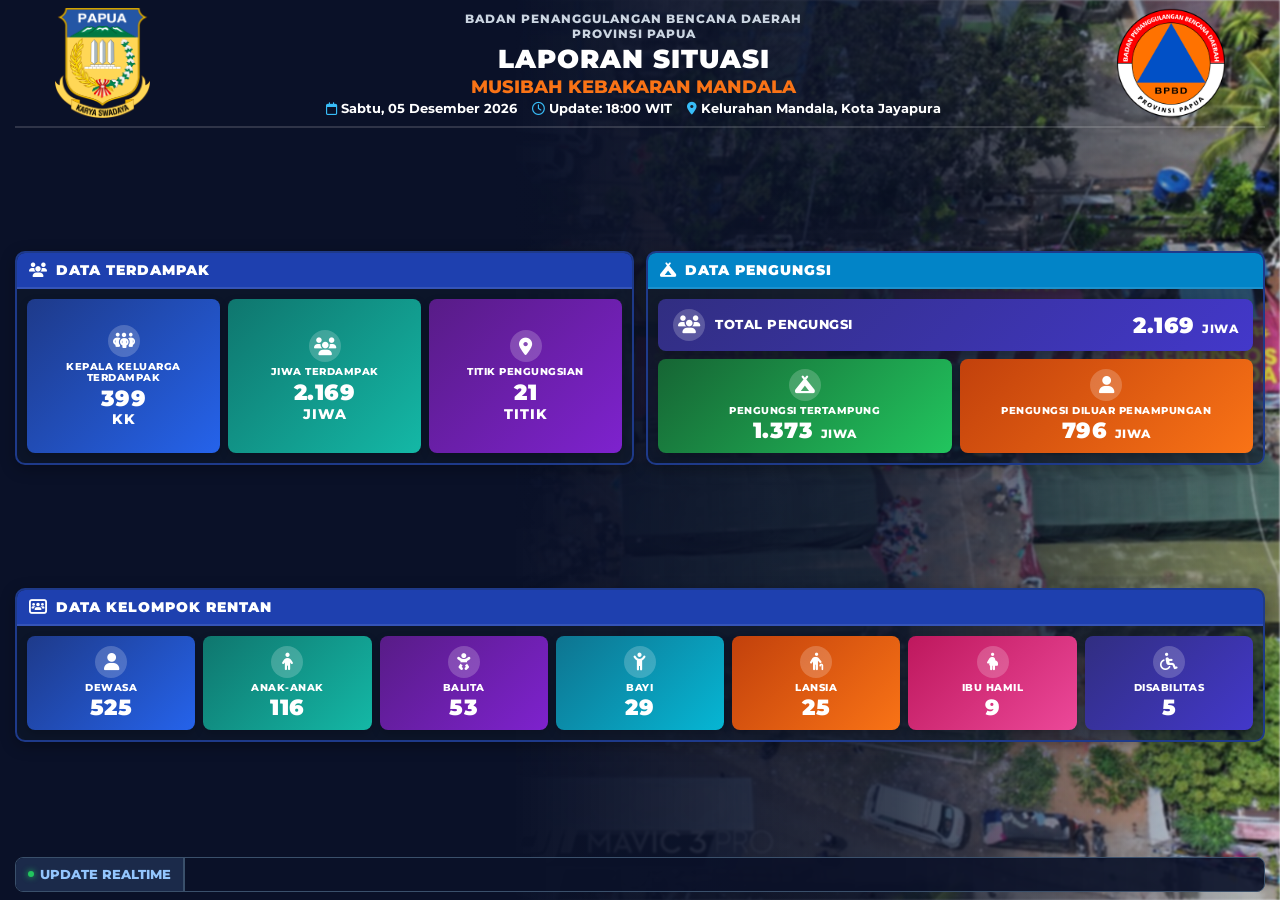
<file: index.html>
<!DOCTYPE html>
<html lang="id">
<head>
    <meta charset="UTF-8">
    <meta name="viewport" content="width=device-width, initial-scale=1.0">
    <title>Laporan Situasi - Musibah Kebakaran Mandala</title>
    <link href="https://fonts.googleapis.com/css2?family=Montserrat:wght@400;600;700;800;900&display=swap" rel="stylesheet">
    <link rel="stylesheet" href="https://cdnjs.cloudflare.com/ajax/libs/font-awesome/6.4.0/css/all.min.css">
    <link rel="stylesheet" href="style.css">
</head>
<body>
    <!-- LAYER 1: GAMBAR BACKGROUND -->
    <!-- (Ganti URL ini dengan foto Anda, misalnya: src="logo/background.jpg") -->
    <img src="bg.jpeg" alt="Background" class="bg-blur-img">

    <!-- LAYER 2: EFEK GELAP TRANSPARAN -->
    <div class="bg-overlay"></div>
    <div class="dashboard-container">
        <!-- HEADER -->
        <div class="header">
            <div class="logo-left">
                <img src="logo/logo_pemprov.jpeg" alt="Logo Pemprov" class="header-logo" style="height: 110px !important;">
            </div>
            <div class="title-center">
                <div class="header-agency">BADAN PENANGGULANGAN BENCANA DAERAH<br>PROVINSI PAPUA</div>
                <h1>LAPORAN SITUASI</h1>
                <h2>MUSIBAH KEBAKARAN MANDALA</h2>
                <div class="meta-info-bar">
                    <span><i class="fa-regular fa-calendar"></i> <span id="header-date">Rabu, 09 September 2026</span></span>
                    <span><i class="fa-regular fa-clock"></i> Update: <span id="header-time">18:00 WIT</span></span>
                    <span><i class="fa-solid fa-location-dot"></i> <span id="header-location">Kelurahan Mandala, Kota Jayapura</span></span>
                </div>
            </div>
            <div class="logo-right">
                <img src="logo/logo_bpbd.png" alt="Logo BPBD" class="header-logo" style="height: 110px !important;">
            </div>
        </div>

        <!-- TOP CONTENT GRID (2 KOLOM) -->
        <div class="dashboard-grid-top">
            <!-- PANEL KIRI: DATA TERDAMPAK -->
            <div class="panel-card">
                <div class="panel-header bg-blue-header">
                    <i class="fa-solid fa-users"></i> DATA TERDAMPAK
                </div>
                <div class="panel-body-grid-3">
                    <div class="sub-card bg-blue-card">
                        <div class="sub-icon"><i class="fa-solid fa-people-group"></i></div>
                        <div class="sub-title">KEPALA KELUARGA TERDAMPAK</div>
                        <div class="sub-value" id="val-kk">399 <span class="unit-block">KK</span></div>
                    </div>
                    <div class="sub-card bg-teal-card">
                        <div class="sub-icon"><i class="fa-solid fa-users"></i></div>
                        <div class="sub-title">JIWA TERDAMPAK</div>
                        <div class="sub-value" id="val-jiwa">2.169 <span class="unit-block">JIWA</span></div>
                    </div>
                    <div class="sub-card bg-purple-card">
                        <div class="sub-icon"><i class="fa-solid fa-location-dot"></i></div>
                        <div class="sub-title">TITIK PENGUNGSIAN</div>
                        <div class="sub-value" id="val-tenda">21 <span class="unit-block">TITIK</span></div>
                    </div>
                </div>
            </div>

            <!-- PANEL KANAN: DATA PENGUNGSI -->
            <div class="panel-card">
                <div class="panel-header bg-cyan-header">
                    <i class="fa-solid fa-campground"></i> DATA PENGUNGSI
                </div>
                <div class="panel-body-stack">
                    <div class="sub-card-full bg-indigo-card">
                        <div class="full-left">
                            <div class="sub-icon"><i class="fa-solid fa-users"></i></div>
                            <div class="sub-title">TOTAL PENGUNGSI</div>
                        </div>
                        <div class="sub-value" id="val-total-pengungsi">2.169 <span class="unit">JIWA</span></div>
                    </div>
                    <div class="panel-body-grid-2">
                        <div class="sub-card bg-green-card">
                            <div class="sub-icon"><i class="fa-solid fa-campground"></i></div>
                            <div class="sub-title">PENGUNGSI TERTAMPUNG</div>
                            <div class="sub-value" id="val-tertampung">1.373 <span class="unit">JIWA</span></div>
                        </div>
                        <div class="sub-card bg-orange-card">
                            <div class="sub-icon"><i class="fa-solid fa-user"></i></div>
                            <div class="sub-title">PENGUNGSI DILUAR PENAMPUNGAN</div>
                            <div class="sub-value" id="val-belum-tertampung">796 <span class="unit">JIWA</span></div>
                        </div>
                    </div>
                </div>
            </div>
        </div>

        <!-- BOTTOM PANEL: DATA KELOMPOK RENTAN (7 KOLOM) -->
        <div class="panel-card">
            <div class="panel-header bg-blue-header">
                <i class="fa-solid fa-users-rectangle"></i> DATA KELOMPOK RENTAN
            </div>
            <div class="panel-body-grid-7">
                <div class="sub-card bg-blue-card">
                    <div class="sub-icon"><i class="fa-solid fa-user"></i></div>
                    <div class="sub-title">DEWASA</div>
                    <div class="sub-value" id="val-dewasa">525</div>
                </div>
                <div class="sub-card bg-teal-card">
                    <div class="sub-icon"><i class="fa-solid fa-child"></i></div>
                    <div class="sub-title">ANAK-ANAK</div>
                    <div class="sub-value" id="val-anak">116</div>
                </div>
                <div class="sub-card bg-purple-card">
                    <div class="sub-icon"><i class="fa-solid fa-baby"></i></div>
                    <div class="sub-title">BALITA</div>
                    <div class="sub-value" id="val-balita">53</div>
                </div>
                <div class="sub-card bg-cyan-card-item">
                    <div class="sub-icon"><i class="fa-solid fa-child-reaching"></i></div>
                    <div class="sub-title">BAYI</div>
                    <div class="sub-value" id="val-bayi">29</div>
                </div>
                <div class="sub-card bg-orange-card">
                    <div class="sub-icon"><i class="fa-solid fa-person-cane"></i></div>
                    <div class="sub-title">LANSIA</div>
                    <div class="sub-value" id="val-lansia">25</div>
                </div>
                <div class="sub-card bg-pink-card">
                    <div class="sub-icon"><i class="fa-solid fa-person-pregnant"></i></div>
                    <div class="sub-title">IBU HAMIL</div>
                    <div class="sub-value" id="val-hamil">9</div>
                </div>
                <div class="sub-card bg-indigo-card">
                    <div class="sub-icon"><i class="fa-solid fa-wheelchair"></i></div>
                    <div class="sub-title">DISABILITAS</div>
                    <div class="sub-value" id="val-disabilitas">5</div>
                </div>
            </div>
        </div>

        <!-- FOOTER RUNNING TEXT -->
        <div class="footer-realtime-container">
            <div class="footer-badge-fixed">
                <span class="dot-pulse"></span> UPDATE REALTIME
            </div>
            <div class="running-text-wrapper">
                <div class="running-text" id="running-text-content">
                    MEMUAT DATA STATUS TERBARU...
                </div>
            </div>
        </div>
    </div>
    <script src="script.js"></script>
</body>
</html>
</file>
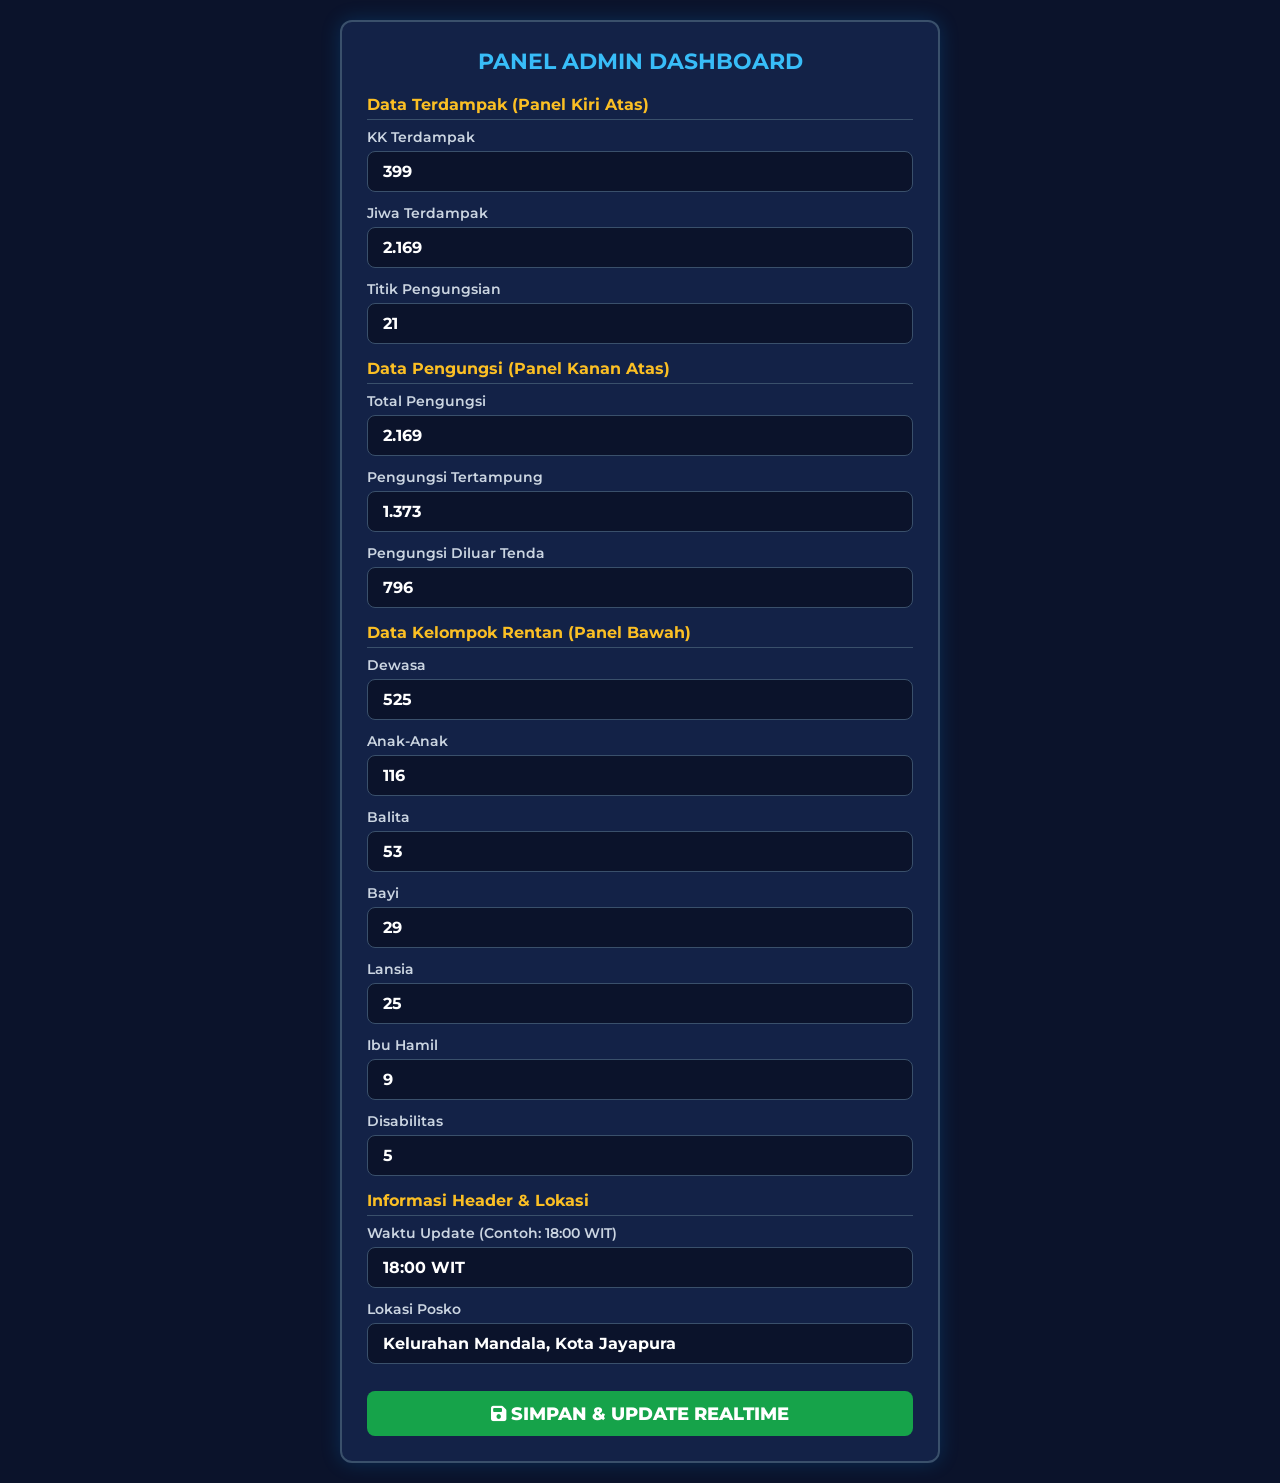
<file: admin.html>
<!DOCTYPE html>
<html lang="id">
<head>
    <meta charset="UTF-8">
    <meta name="viewport" content="width=device-width, initial-scale=1.0">
    <title>Panel Admin - Dashboard Bencana</title>
    <link href="https://fonts.googleapis.com/css2?family=Montserrat:wght@400;600;700;800&display=swap" rel="stylesheet">
    <link rel="stylesheet" href="https://cdnjs.cloudflare.com/ajax/libs/font-awesome/6.4.0/css/all.min.css">
    <style>
        * { box-sizing: border-box; margin: 0; padding: 0; font-family: 'Montserrat', sans-serif; }
        body { background-color: #0b132b; color: #ffffff; padding: 20px; display: flex; justify-content: center; }
        .admin-container { width: 100%; max-width: 600px; background: #132247; border: 2px solid #3a506b; border-radius: 12px; padding: 25px; box-shadow: 0 0 20px rgba(0, 150, 255, 0.2); }
        h1 { font-size: 1.4rem; text-align: center; margin-bottom: 20px; color: #38bdf8; }
        .form-group { margin-bottom: 12px; display: flex; flex-direction: column; gap: 5px; }
        label { font-size: 0.9rem; font-weight: 600; color: #cbd5e1; }
        input { padding: 10px 15px; font-size: 1rem; border-radius: 8px; border: 1px solid #3a506b; background: #0b132b; color: #ffffff; font-weight: 700; }
        input:focus { outline: none; border-color: #38bdf8; }
        .btn-save { width: 100%; padding: 12px; background: #16a34a; color: white; border: none; border-radius: 8px; font-size: 1.1rem; font-weight: 800; cursor: pointer; margin-top: 15px; }
        .btn-save:hover { background: #15803d; }
        .alert-success { background: rgba(22, 163, 74, 0.2); border: 1px solid #16a34a; color: #4ade80; padding: 10px; border-radius: 6px; text-align: center; margin-bottom: 15px; display: none; font-weight: 600; }
        .section-title { font-size: 1rem; color: #fbbf24; margin: 15px 0 8px 0; border-bottom: 1px solid #3a506b; padding-bottom: 5px; font-weight: 700; }
    </style>
</head>
<body>
    <div class="admin-container">
        <h1>PANEL ADMIN DASHBOARD</h1>
        <div id="alert" class="alert-success">Data berhasil diperbarui ke proyektor!</div>
        <form id="admin-form">
            <div class="section-title">Data Terdampak (Panel Kiri Atas)</div>
            <div class="form-group"><label>KK Terdampak</label><input type="text" id="input-kk" required></div>
            <div class="form-group"><label>Jiwa Terdampak</label><input type="text" id="input-jiwa" required></div>
            <div class="form-group"><label>Titik Pengungsian</label><input type="text" id="input-tenda" required></div>

            <div class="section-title">Data Pengungsi (Panel Kanan Atas)</div>
            <div class="form-group"><label>Total Pengungsi</label><input type="text" id="input-total-pengungsi" required></div>
            <div class="form-group"><label>Pengungsi Tertampung</label><input type="text" id="input-tertampung" required></div>
            <div class="form-group"><label>Pengungsi Diluar Tenda</label><input type="text" id="input-belum-tertampung" required></div>

            <div class="section-title">Data Kelompok Rentan (Panel Bawah)</div>
            <div class="form-group"><label>Dewasa</label><input type="number" id="input-dewasa" required></div>
            <div class="form-group"><label>Anak-Anak</label><input type="number" id="input-anak" required></div>
            <div class="form-group"><label>Balita</label><input type="number" id="input-balita" required></div>
            <div class="form-group"><label>Bayi</label><input type="number" id="input-bayi" required></div>
            <div class="form-group"><label>Lansia</label><input type="number" id="input-lansia" required></div>
            <div class="form-group"><label>Ibu Hamil</label><input type="number" id="input-hamil" required></div>
            <div class="form-group"><label>Disabilitas</label><input type="number" id="input-disabilitas" required></div>

            <div class="section-title">Informasi Header & Lokasi</div>
            <div class="form-group"><label>Waktu Update (Contoh: 18:00 WIT)</label><input type="text" id="input-time" required></div>
            <div class="form-group"><label>Lokasi Posko</label><input type="text" id="input-location" required></div>

            <button type="submit" class="btn-save"><i class="fa-solid fa-floppy-disk"></i> SIMPAN & UPDATE REALTIME</button>
        </form>
    </div>

    <script>
        window.addEventListener('DOMContentLoaded', () => {
            const savedData = localStorage.getItem('bencana_image_layout_data');
            if (savedData) {
                const data = JSON.parse(savedData);
                document.getElementById('input-kk').value = data.kk ?? '399';
                document.getElementById('input-jiwa').value = data.jiwa ?? '2.169';
                document.getElementById('input-tenda').value = data.tenda ?? '21';
                document.getElementById('input-total-pengungsi').value = data.totalPengungsi ?? '2.169';
                document.getElementById('input-tertampung').value = data.tertampung ?? '1.373';
                document.getElementById('input-belum-tertampung').value = data.belumTertampung ?? '796';
                document.getElementById('input-dewasa').value = data.dewasa ?? '525';
                document.getElementById('input-anak').value = data.anak ?? '116';
                document.getElementById('input-balita').value = data.balita ?? '53';
                document.getElementById('input-bayi').value = data.bayi ?? '29';
                document.getElementById('input-lansia').value = data.lansia ?? '25';
                document.getElementById('input-hamil').value = data.hamil ?? '9';
                document.getElementById('input-disabilitas').value = data.disabilitas ?? '5';
                document.getElementById('input-time').value = data.time ?? '18:00 WIT';
                document.getElementById('input-location').value = data.location ?? 'Kelurahan Mandala, Kota Jayapura';
            } else {
                document.getElementById('input-kk').value = '399';
                document.getElementById('input-jiwa').value = '2.169';
                document.getElementById('input-tenda').value = '21';
                document.getElementById('input-total-pengungsi').value = '2.169';
                document.getElementById('input-tertampung').value = '1.373';
                document.getElementById('input-belum-tertampung').value = '796';
                document.getElementById('input-dewasa').value = '525';
                document.getElementById('input-anak').value = '116';
                document.getElementById('input-balita').value = '53';
                document.getElementById('input-bayi').value = '29';
                document.getElementById('input-lansia').value = '25';
                document.getElementById('input-hamil').value = '9';
                document.getElementById('input-disabilitas').value = '5';
                document.getElementById('input-time').value = '18:00 WIT';
                document.getElementById('input-location').value = 'Kelurahan Mandala, Kota Jayapura';
            }
        });

        document.getElementById('admin-form').addEventListener('submit', function(e) {
            e.preventDefault();
            const newData = {
                kk: document.getElementById('input-kk').value,
                jiwa: document.getElementById('input-jiwa').value,
                tenda: document.getElementById('input-tenda').value,
                totalPengungsi: document.getElementById('input-total-pengungsi').value,
                tertampung: document.getElementById('input-tertampung').value,
                belumTertampung: document.getElementById('input-belum-tertampung').value,
                dewasa: document.getElementById('input-dewasa').value,
                anak: document.getElementById('input-anak').value,
                balita: document.getElementById('input-balita').value,
                bayi: document.getElementById('input-bayi').value,
                lansia: document.getElementById('input-lansia').value,
                hamil: document.getElementById('input-hamil').value,
                disabilitas: document.getElementById('input-disabilitas').value,
                time: document.getElementById('input-time').value,
                location: document.getElementById('input-location').value
            };

            localStorage.setItem('bencana_image_layout_data', JSON.stringify(newData));

            const alertBox = document.getElementById('alert');
            alertBox.style.display = 'block';
            setTimeout(() => { alertBox.style.display = 'none'; }, 3000);
        });
    </script>
</body>
</html>
</file>
<file: style.css>
* { box-sizing: border-box; margin: 0; padding: 0; font-family: 'Montserrat', sans-serif; }

body {
    margin: 0;
    width: 100vw;
    height: 100vh;
    padding: 0; /* Menghilangkan sisa jarak di pinggir layar */
    overflow: hidden;
    display: flex;
    justify-content: center;
    align-items: center;
    color: #ffffff; 
    position: relative;
}

/* --- LAYER 1: GAMBAR BACKGROUND FULL LAYAR --- */
.bg-blur-img {
    position: fixed;
    top: 0;
    left: 0;
    width: 100vw;
    height: 100vh;
    object-fit: cover;
    filter: blur(1px);
    z-index: 1; 
}

/* --- LAYER 2: OVERLAY GRADASI PEKAT DI KIRI, PUDAR DI KANAN --- */
body::after {
    content: '';
    position: absolute;
    top: 0;
    left: 0;
    width: 100vw;
    height: 100vh;
    background: linear-gradient(90deg, rgba(10, 17, 40, 1) 0%, rgba(10, 17, 40, 1) 40%, rgba(10, 17, 40, 0.8) 70%, rgba(10, 17, 40, 0.1) 100%);
    z-index: 2;
    pointer-events: none;
}

/* --- LAYER 3: BUNGKUS UTAMA (FULL 100% LAYAR TANPA JARAK) --- */
.dashboard-container {
    position: relative;
    z-index: 10;
    width: 100vw;
    height: 100vh;
    background: transparent; 
    border: none; 
    border-radius: 0; /* Menghilangkan sudut melengkung agar pas di ujung monitor/proyektor */
    padding: 8px 15px; /* Padding tipis agar konten tidak terlalu menempel ke tepi layar */
    display: flex;
    flex-direction: column;
    justify-content: space-between;
    color: #ffffff;
}

/* --- HEADER --- */
.header {
    display: flex;
    justify-content: space-between;
    align-items: center;
    border-bottom: 2px solid rgba(255, 255, 255, 0.15);
    padding-bottom: 8px;
    margin-bottom: 8px;
}
/* ... (SISA KODE CSS KE BAWAH TETAP SAMA SEPERTI SEBELUMNYA) ... */
.title-center {
    text-align: center;
    flex-grow: 1;
    display: flex;
    flex-direction: column;
    align-items: center;
}
.header-agency {
    font-size: 0.75rem;
    font-weight: 800;
    letter-spacing: 1px;
    color: #cbd5e1;
    margin-bottom: 2px;
    text-transform: uppercase;
}
.title-center h1 {
    font-size: 1.6rem;
    font-weight: 900;
    letter-spacing: 1px;
    color: #ffffff;
    margin-bottom: 2px;
}
.title-center h2 {
    font-size: 1.1rem;
    font-weight: 800;
    color: #f97316;
    margin-bottom: 4px;
}
.meta-info-bar {
    display: flex;
    justify-content: center;
    align-items: center;
    gap: 15px;
    font-size: 0.8rem;
    color: #ffffff;
    font-weight: 700;
}
.meta-info-bar i { color: #38bdf8; }

.logo-left {
    display: flex;
    align-items: center;
    margin-left: 40px;
}
.logo-right {
    display: flex;
    align-items: center;
    margin-right: 40px;
}

/* --- PANEL GRID --- */
.dashboard-grid-top {
    display: grid;
    grid-template-columns: 1fr 1fr;
    gap: 12px;
    margin-bottom: 8px;
    align-items: stretch;
}
.panel-card {
    background: rgba(15, 23, 42, 0.65); /* Isi panel sedikit transparan */
    border: 2px solid #1e3a8a;
    border-radius: 10px;
    overflow: hidden;
    display: flex;
    flex-direction: column;
    box-shadow: 0 4px 15px rgba(0,0,0,0.3);
}
.panel-header {
    padding: 8px 12px;
    font-size: 0.9rem;
    font-weight: 900;
    letter-spacing: 1px;
    display: flex;
    align-items: center;
    gap: 8px;
    color: #ffffff;
    border-bottom: 2px solid rgba(255,255,255,0.1);
}
.bg-blue-header { background: #1e40af; }
.bg-cyan-header { background: #0284c7; }

.panel-body-grid-3 {
    display: grid;
    grid-template-columns: 1fr 1fr 1fr;
    gap: 8px;
    padding: 10px;
    flex-grow: 1;
    align-items: stretch;
}
.panel-body-grid-2 {
    display: grid;
    grid-template-columns: 1fr 1fr;
    gap: 8px;
}
.panel-body-stack {
    display: flex;
    flex-direction: column;
    gap: 8px;
    padding: 10px;
}
.panel-body-grid-7 {
    display: grid;
    grid-template-columns: repeat(7, 1fr);
    gap: 8px;
    padding: 10px;
}

/* --- KUNCI WARNA FONT TETAP PUTIH --- */
.sub-card, .sub-card-full, .sub-title, .sub-value, .unit, .unit-block {
    color: #ffffff !important;
}

.sub-card {
    border-radius: 8px;
    padding: 10px 6px;
    display: flex;
    flex-direction: column;
    align-items: center;
    justify-content: center;
    text-align: center;
    box-shadow: 0 4px 10px rgba(0,0,0,0.2);
    height: 100%;
}
.sub-card-full {
    border-radius: 8px;
    padding: 10px 15px;
    display: flex;
    align-items: center;
    justify-content: space-between;
    box-shadow: 0 4px 10px rgba(0,0,0,0.2);
}
.full-left {
    display: flex;
    align-items: center;
    gap: 10px;
}

.sub-icon {
    font-size: 1.1rem;
    margin-bottom: 4px;
    background: rgba(255,255,255,0.2);
    width: 32px;
    height: 32px;
    border-radius: 50%;
    display: flex;
    align-items: center;
    justify-content: center;
    color: #ffffff;
}
.sub-card-full .sub-icon {
    margin-bottom: 0;
    width: 32px;
    height: 32px;
}
.sub-title {
    font-size: 0.65rem;
    font-weight: 800;
    letter-spacing: 0.5px;
    margin-bottom: 2px;
    line-height: 1.1;
}
.sub-card-full .sub-title {
    margin-bottom: 0;
    font-size: 0.8rem;
}
.sub-value {
    font-size: 1.4rem;
    font-weight: 900;
    letter-spacing: 0.5px;
    line-height: 1.1;
}
.unit {
    font-size: 0.75rem;
    font-weight: 800;
}
.unit-block {
    display: block;
    font-size: 0.85rem;
    font-weight: 800;
    letter-spacing: 1px;
    margin-top: 2px;
}

/* --- WARNA GRADIENT CARD KHUSUS --- */
.bg-blue-card { background: linear-gradient(135deg, #1e3a8a 0%, #2563eb 100%); }
.bg-teal-card { background: linear-gradient(135deg, #0f766e 0%, #14b8a6 100%); }
.bg-purple-card { background: linear-gradient(135deg, #581c87 0%, #7e22ce 100%); }
.bg-cyan-card-item { background: linear-gradient(135deg, #0e7490 0%, #06b6d4 100%); }
.bg-indigo-card { background: linear-gradient(135deg, #312e81 0%, #4338ca 100%); }
.bg-green-card { background: linear-gradient(135deg, #166534 0%, #22c55e 100%); }
.bg-orange-card { background: linear-gradient(135deg, #c2410c 0%, #f97316 100%); }
.bg-pink-card { background: linear-gradient(135deg, #be185d 0%, #ec4899 100%); }

/* --- RUNNING TEXT --- */
.footer-realtime-container {
    background: rgba(10, 17, 40, 0.9);
    border: 1px solid #3a506b;
    border-radius: 8px;
    display: flex;
    align-items: center;
    overflow: hidden;
    height: 35px;
}
.footer-badge-fixed {
    background: #1b2a4a;
    color: #93c5fd;
    padding: 0 12px;
    height: 100%;
    display: flex;
    align-items: center;
    gap: 6px;
    font-weight: 800;
    font-size: 0.8rem;
    border-right: 2px solid #3a506b;
    white-space: nowrap;
    z-index: 2;
}
.running-text-wrapper { width: 100%; overflow: hidden; white-space: nowrap; position: relative; }
.running-text { display: inline-block; padding-left: 100%; animation: marquee 30s linear infinite; font-size: 0.85rem; color: #e2e8f0; font-weight: 700; }
@keyframes marquee { 0% { transform: translate(0, 0); } 100% { transform: translate(-100%, 0); } }
.dot-pulse { width: 6px; height: 6px; background-color: #22c55e; border-radius: 50%; display: inline-block; box-shadow: 0 0 6px #22c55e; animation: pulse 1.5s infinite; }
@keyframes pulse { 0% { transform: scale(0.95); opacity: 0.8; } 50% { transform: scale(1.3); opacity: 1; } 100% { transform: scale(0.95); opacity: 0.8; } }
</file>
